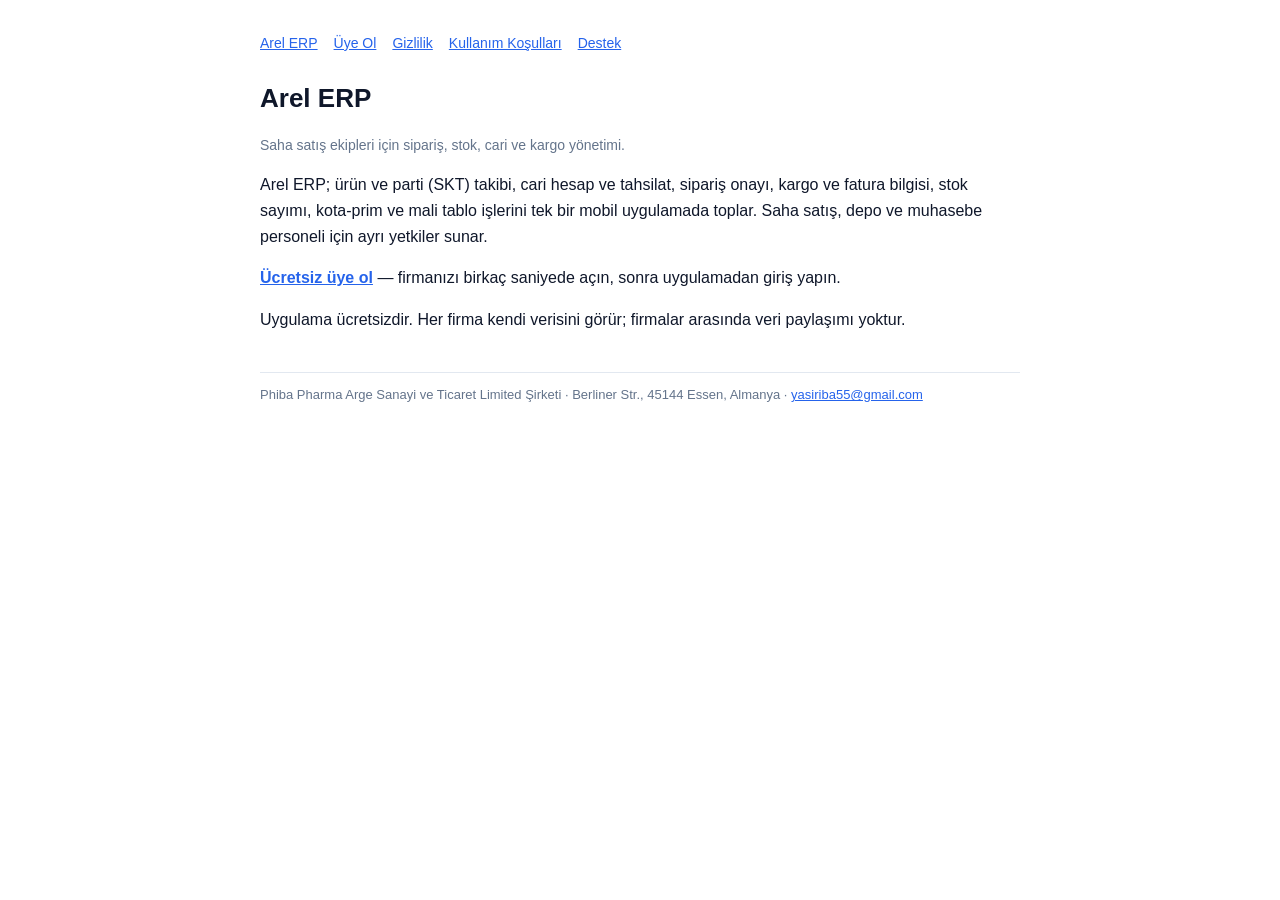
<file: index.html>
<!doctype html><html lang="tr"><head><meta charset="utf-8"><meta name="viewport" content="width=device-width,initial-scale=1"><title>Arel ERP</title><link rel="stylesheet" href="style.css"></head><body>
<nav><a href="index.html">Arel ERP</a><a href="kayit.html">Üye Ol</a><a href="gizlilik.html">Gizlilik</a><a href="kullanim-kosullari.html">Kullanım Koşulları</a><a href="destek.html">Destek</a></nav>
<h1>Arel ERP</h1><p class="muted">Saha satış ekipleri için sipariş, stok, cari ve kargo yönetimi.</p>
<p>Arel ERP; ürün ve parti (SKT) takibi, cari hesap ve tahsilat, sipariş onayı, kargo ve fatura bilgisi, stok sayımı, kota-prim ve mali tablo işlerini tek bir mobil uygulamada toplar. Saha satış, depo ve muhasebe personeli için ayrı yetkiler sunar.</p>
<p><a href="kayit.html"><b>Ücretsiz üye ol</b></a> — firmanızı birkaç saniyede açın, sonra uygulamadan giriş yapın.</p>
<p>Uygulama ücretsizdir. Her firma kendi verisini görür; firmalar arasında veri paylaşımı yoktur.</p>
<footer>Phiba Pharma Arge Sanayi ve Ticaret Limited Şirketi · Berliner Str., 45144 Essen, Almanya · <a href="mailto:yasiriba55@gmail.com">yasiriba55@gmail.com</a></footer>
</body></html>
</file>
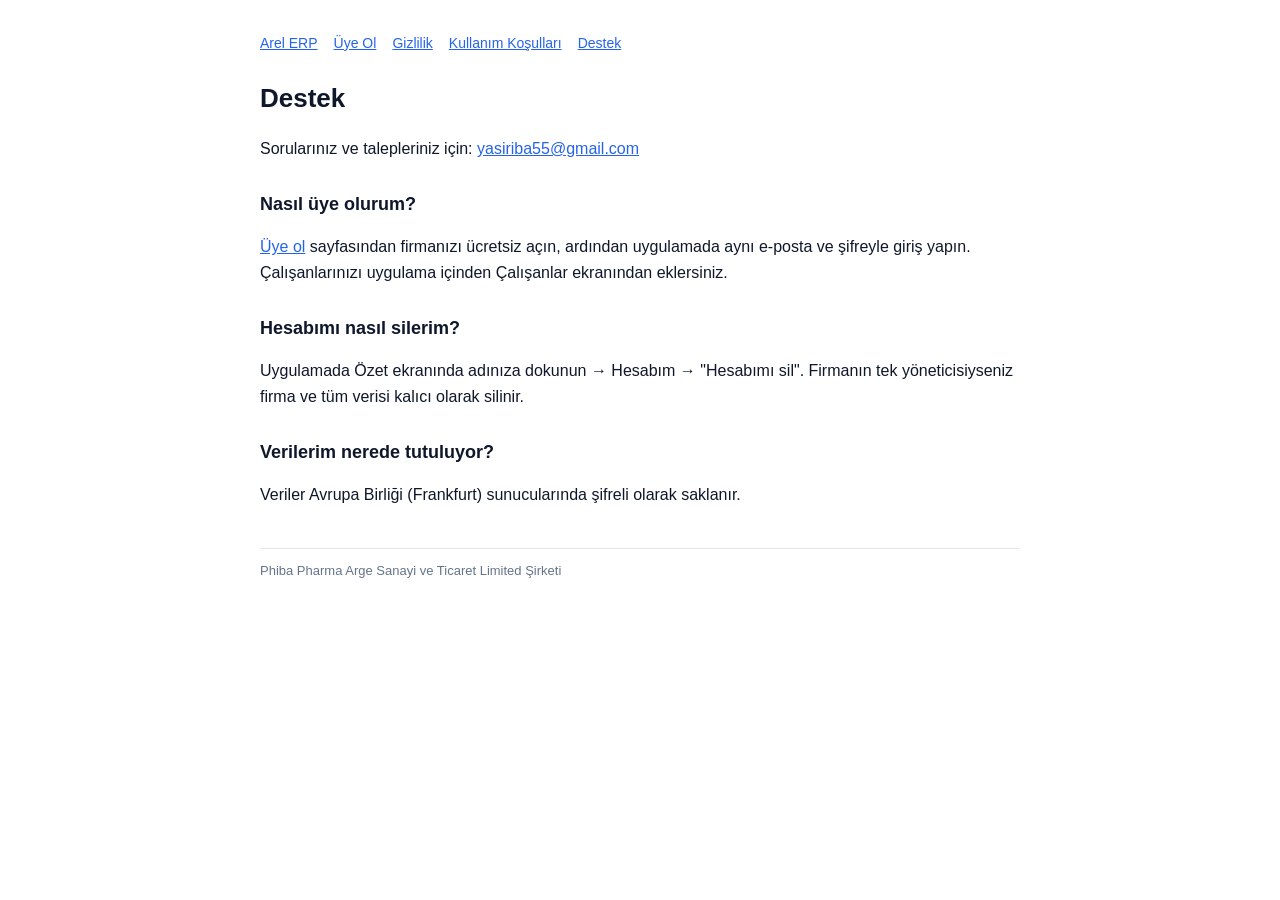
<file: destek.html>
<!doctype html><html lang="tr"><head><meta charset="utf-8"><meta name="viewport" content="width=device-width,initial-scale=1"><title>Destek · Arel ERP</title><link rel="stylesheet" href="style.css"></head><body>
<nav><a href="index.html">Arel ERP</a><a href="kayit.html">Üye Ol</a><a href="gizlilik.html">Gizlilik</a><a href="kullanim-kosullari.html">Kullanım Koşulları</a><a href="destek.html">Destek</a></nav>
<h1>Destek</h1>
<p>Sorularınız ve talepleriniz için: <a href="mailto:yasiriba55@gmail.com">yasiriba55@gmail.com</a></p>
<h2>Nasıl üye olurum?</h2><p><a href="kayit.html">Üye ol</a> sayfasından firmanızı ücretsiz açın, ardından uygulamada aynı e-posta ve şifreyle giriş yapın. Çalışanlarınızı uygulama içinden Çalışanlar ekranından eklersiniz.</p>
<h2>Hesabımı nasıl silerim?</h2><p>Uygulamada Özet ekranında adınıza dokunun → Hesabım → "Hesabımı sil". Firmanın tek yöneticisiyseniz firma ve tüm verisi kalıcı olarak silinir.</p>
<h2>Verilerim nerede tutuluyor?</h2><p>Veriler Avrupa Birliği (Frankfurt) sunucularında şifreli olarak saklanır.</p>
<footer>Phiba Pharma Arge Sanayi ve Ticaret Limited Şirketi</footer>
</body></html>
</file>
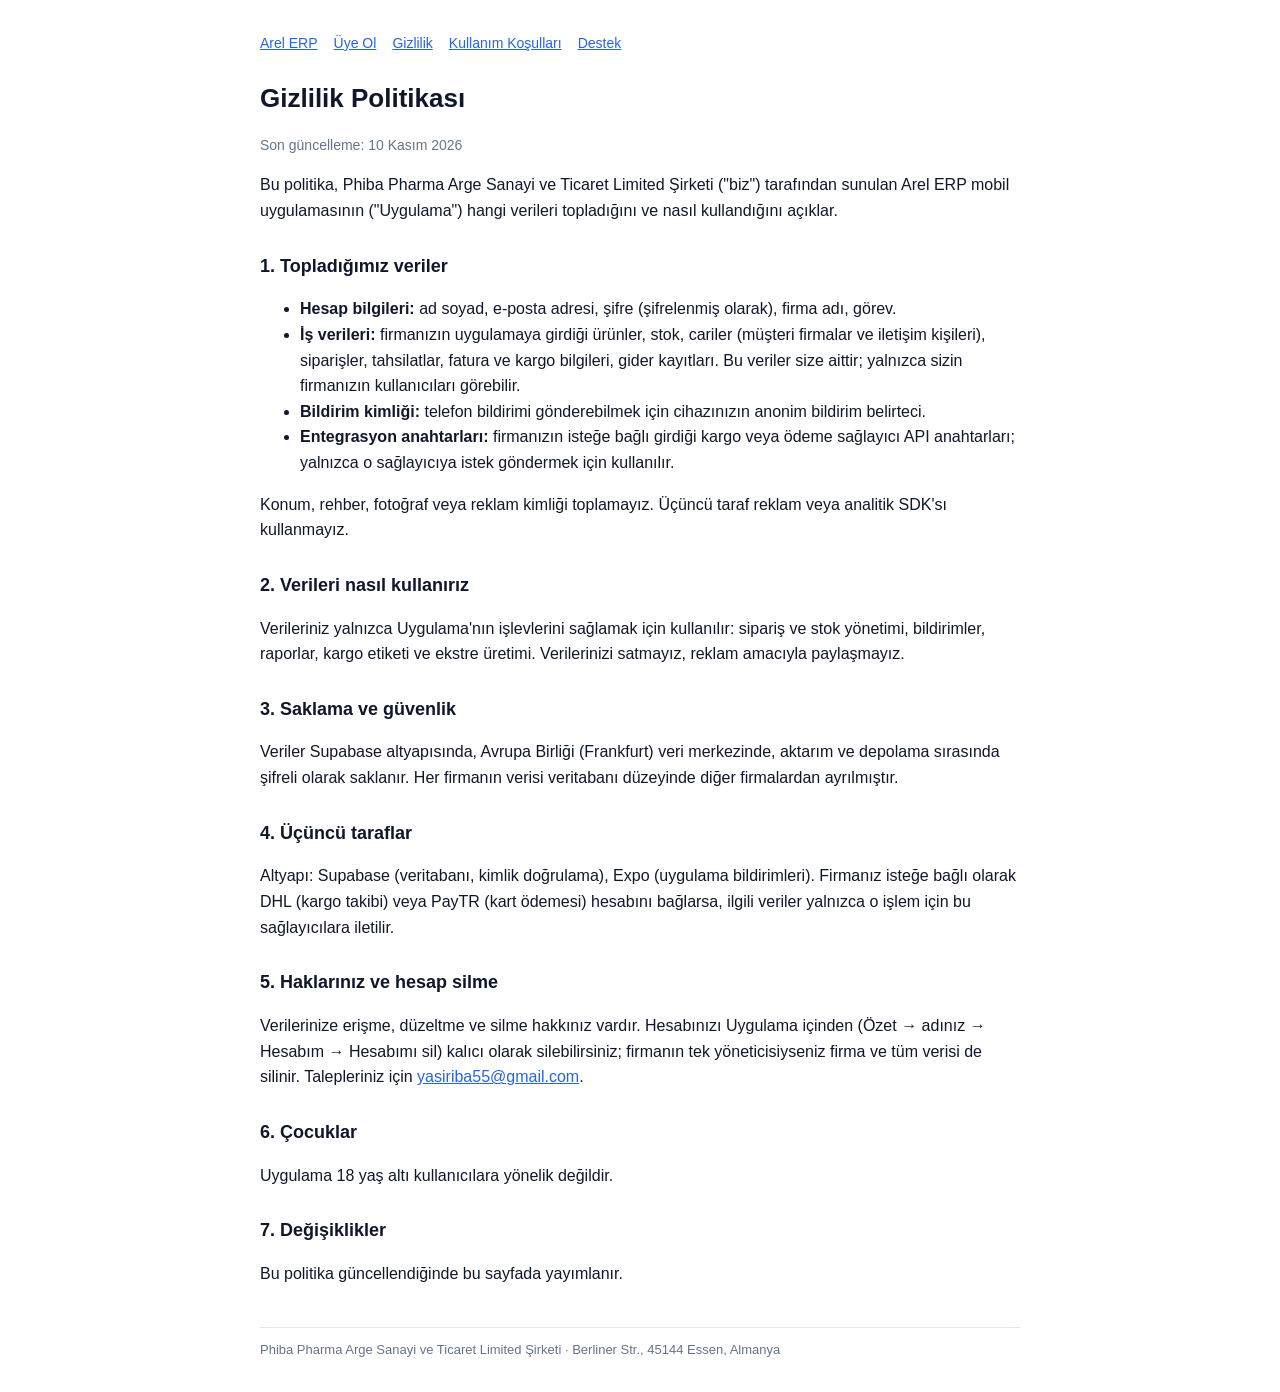
<file: gizlilik.html>
<!doctype html><html lang="tr"><head><meta charset="utf-8"><meta name="viewport" content="width=device-width,initial-scale=1"><title>Gizlilik Politikası · Arel ERP</title><link rel="stylesheet" href="style.css"></head><body>
<nav><a href="index.html">Arel ERP</a><a href="kayit.html">Üye Ol</a><a href="gizlilik.html">Gizlilik</a><a href="kullanim-kosullari.html">Kullanım Koşulları</a><a href="destek.html">Destek</a></nav>
<h1>Gizlilik Politikası</h1><p class="muted">Son güncelleme: 10 Kasım 2026</p>
<p>Bu politika, Phiba Pharma Arge Sanayi ve Ticaret Limited Şirketi ("biz") tarafından sunulan Arel ERP mobil uygulamasının ("Uygulama") hangi verileri topladığını ve nasıl kullandığını açıklar.</p>
<h2>1. Topladığımız veriler</h2>
<ul>
<li><b>Hesap bilgileri:</b> ad soyad, e-posta adresi, şifre (şifrelenmiş olarak), firma adı, görev.</li>
<li><b>İş verileri:</b> firmanızın uygulamaya girdiği ürünler, stok, cariler (müşteri firmalar ve iletişim kişileri), siparişler, tahsilatlar, fatura ve kargo bilgileri, gider kayıtları. Bu veriler size aittir; yalnızca sizin firmanızın kullanıcıları görebilir.</li>
<li><b>Bildirim kimliği:</b> telefon bildirimi gönderebilmek için cihazınızın anonim bildirim belirteci.</li>
<li><b>Entegrasyon anahtarları:</b> firmanızın isteğe bağlı girdiği kargo veya ödeme sağlayıcı API anahtarları; yalnızca o sağlayıcıya istek göndermek için kullanılır.</li>
</ul>
<p>Konum, rehber, fotoğraf veya reklam kimliği toplamayız. Üçüncü taraf reklam veya analitik SDK'sı kullanmayız.</p>
<h2>2. Verileri nasıl kullanırız</h2>
<p>Verileriniz yalnızca Uygulama'nın işlevlerini sağlamak için kullanılır: sipariş ve stok yönetimi, bildirimler, raporlar, kargo etiketi ve ekstre üretimi. Verilerinizi satmayız, reklam amacıyla paylaşmayız.</p>
<h2>3. Saklama ve güvenlik</h2>
<p>Veriler Supabase altyapısında, Avrupa Birliği (Frankfurt) veri merkezinde, aktarım ve depolama sırasında şifreli olarak saklanır. Her firmanın verisi veritabanı düzeyinde diğer firmalardan ayrılmıştır.</p>
<h2>4. Üçüncü taraflar</h2>
<p>Altyapı: Supabase (veritabanı, kimlik doğrulama), Expo (uygulama bildirimleri). Firmanız isteğe bağlı olarak DHL (kargo takibi) veya PayTR (kart ödemesi) hesabını bağlarsa, ilgili veriler yalnızca o işlem için bu sağlayıcılara iletilir.</p>
<h2>5. Haklarınız ve hesap silme</h2>
<p>Verilerinize erişme, düzeltme ve silme hakkınız vardır. Hesabınızı Uygulama içinden (Özet → adınız → Hesabım → Hesabımı sil) kalıcı olarak silebilirsiniz; firmanın tek yöneticisiyseniz firma ve tüm verisi de silinir. Talepleriniz için <a href="mailto:yasiriba55@gmail.com">yasiriba55@gmail.com</a>.</p>
<h2>6. Çocuklar</h2><p>Uygulama 18 yaş altı kullanıcılara yönelik değildir.</p>
<h2>7. Değişiklikler</h2><p>Bu politika güncellendiğinde bu sayfada yayımlanır.</p>
<footer>Phiba Pharma Arge Sanayi ve Ticaret Limited Şirketi · Berliner Str., 45144 Essen, Almanya</footer>
</body></html>
</file>
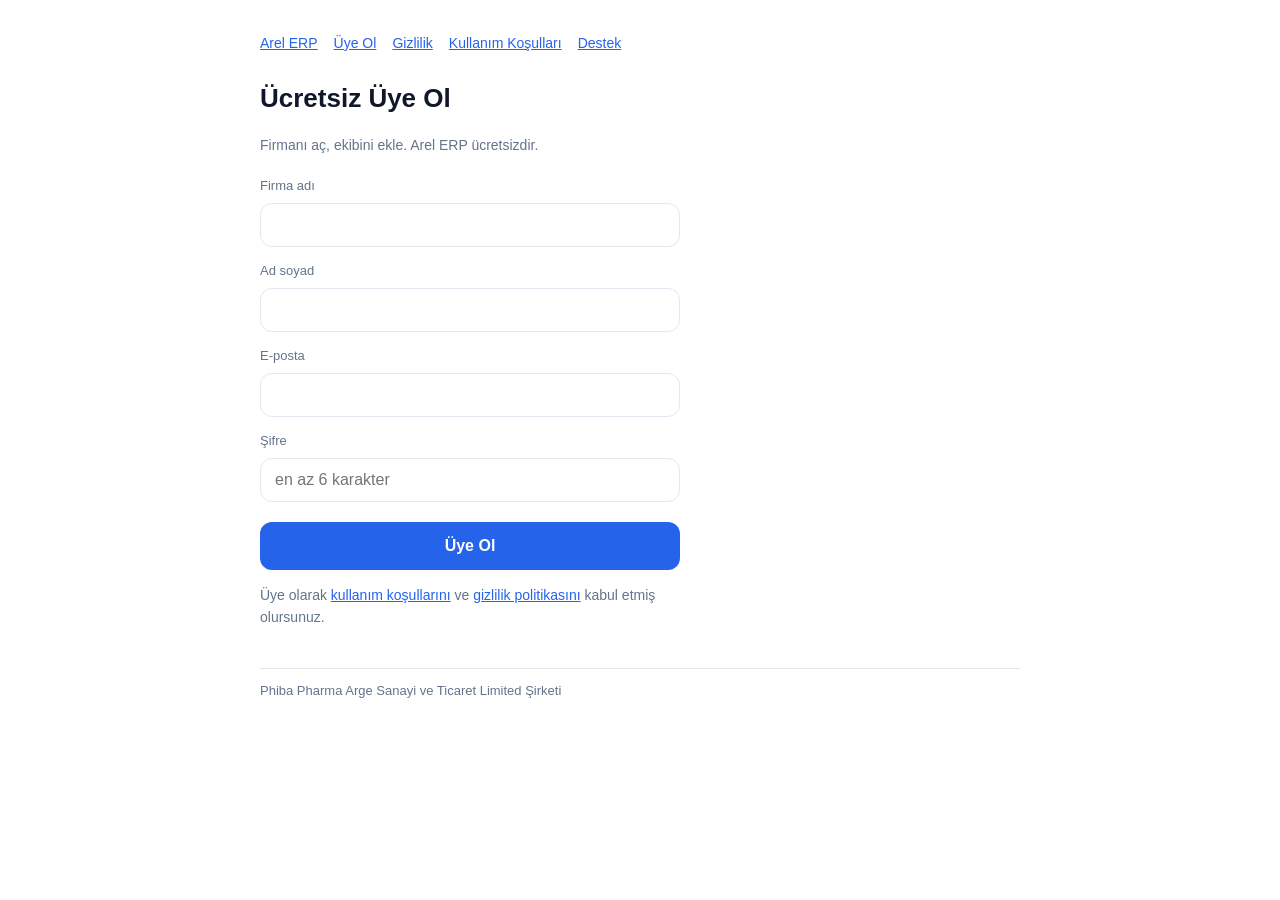
<file: kayit.html>
<!doctype html><html lang="tr"><head><meta charset="utf-8"><meta name="viewport" content="width=device-width,initial-scale=1"><title>Ücretsiz Üye Ol · Arel ERP</title><link rel="stylesheet" href="style.css">
<style>
form{max-width:420px;margin-top:20px}label{display:block;font-size:13px;color:#64748b;margin:14px 0 6px}
input{width:100%;box-sizing:border-box;border:1px solid #e2e8f0;border-radius:12px;padding:12px 14px;font-size:16px;color:#0f172a}
button{width:100%;margin-top:20px;background:#2563eb;color:#fff;border:0;border-radius:12px;padding:15px;font-size:16px;font-weight:800;cursor:pointer}
button:disabled{opacity:.6}.msg{margin-top:16px;padding:12px 14px;border-radius:12px;font-size:15px;display:none}
.ok{background:#dcfce7;color:#166534}.err{background:#fee2e2;color:#991b1b}
</style></head><body>
<nav><a href="index.html">Arel ERP</a><a href="kayit.html">Üye Ol</a><a href="gizlilik.html">Gizlilik</a><a href="kullanim-kosullari.html">Kullanım Koşulları</a><a href="destek.html">Destek</a></nav>
<h1>Ücretsiz Üye Ol</h1><p class="muted">Firmanı aç, ekibini ekle. Arel ERP ücretsizdir.</p>
<form id="f" novalidate>
<label for="company">Firma adı</label><input id="company" autocomplete="organization" required>
<label for="name">Ad soyad</label><input id="name" autocomplete="name" required>
<label for="email">E-posta</label><input id="email" type="email" autocomplete="email" autocapitalize="none" required>
<label for="password">Şifre</label><input id="password" type="password" autocomplete="new-password" placeholder="en az 6 karakter" required>
<button id="b" type="submit">Üye Ol</button>
<p class="muted">Üye olarak <a href="kullanim-kosullari.html">kullanım koşullarını</a> ve <a href="gizlilik.html">gizlilik politikasını</a> kabul etmiş olursunuz.</p>
<div id="m" class="msg" role="status"></div>
</form>
<footer>Phiba Pharma Arge Sanayi ve Ticaret Limited Şirketi</footer>
<script>
var URL_ = "https://evyuyzrksyezxiulvrec.supabase.co", KEY = "eyJhbGciOiJIUzI1NiIsInR5cCI6IkpXVCJ9.eyJpc3MiOiJzdXBhYmFzZSIsInJlZiI6ImV2eXV5enJrc3llenhpdWx2cmVjIiwicm9sZSI6ImFub24iLCJpYXQiOjE3OTQyNDg3MjksImV4cCI6MjEwOTgyNDcyOX0.NV6vZNLh4sFrIUm8AhzivMrmZLVhqz22od4AmWhfpAM";
var f = document.getElementById('f'), b = document.getElementById('b'), m = document.getElementById('m');
function show(text, ok) { m.textContent = text; m.className = 'msg ' + (ok ? 'ok' : 'err'); m.style.display = 'block'; }
f.addEventListener('submit', function (e) {
  e.preventDefault();
  var company = f.company.value.trim(), name = f.name.value.trim(), email = f.email.value.trim().toLowerCase(), password = f.password.value;
  if (!company) return show('Firma adını girin.');
  if (!name) return show('Ad soyad girin.');
  if (!/^[^@\s]+@[^@\s]+\.[^@\s]+$/.test(email)) return show('Geçerli bir e-posta girin.');
  if (password.length < 6) return show('Şifre en az 6 karakter olmalı.');
  b.disabled = true; b.textContent = 'Oluşturuluyor…';
  fetch(URL_ + '/auth/v1/signup', { method: 'POST', headers: { 'apikey': KEY, 'Content-Type': 'application/json' },
    body: JSON.stringify({ email: email, password: password, data: { company_name: company, full_name: name } }) })
    .then(function (r) { return r.json().then(function (d) { return { ok: r.ok, d: d }; }); })
    .then(function (x) {
      if (x.ok && (x.d.access_token || x.d.user || x.d.id)) { f.reset(); b.style.display = 'none'; show('Hesabınız açıldı. Arel ERP uygulamasını açıp bu e-posta ve şifreyle giriş yapabilirsiniz.', true); return; }
      var t = (x.d.msg || x.d.message || x.d.error_description || '') + ' ' + (x.d.error_code || '');
      show(/already|exists/i.test(t) ? 'Bu e-posta ile bir hesap zaten var. Uygulamadan giriş yapmayı deneyin.' : 'Üyelik oluşturulamadı: ' + t.trim());
      b.disabled = false; b.textContent = 'Üye Ol';
    })
    .catch(function () { show('Bağlantı kurulamadı. İnternetinizi kontrol edip tekrar deneyin.'); b.disabled = false; b.textContent = 'Üye Ol'; });
});
</script>
</body></html>
</file>
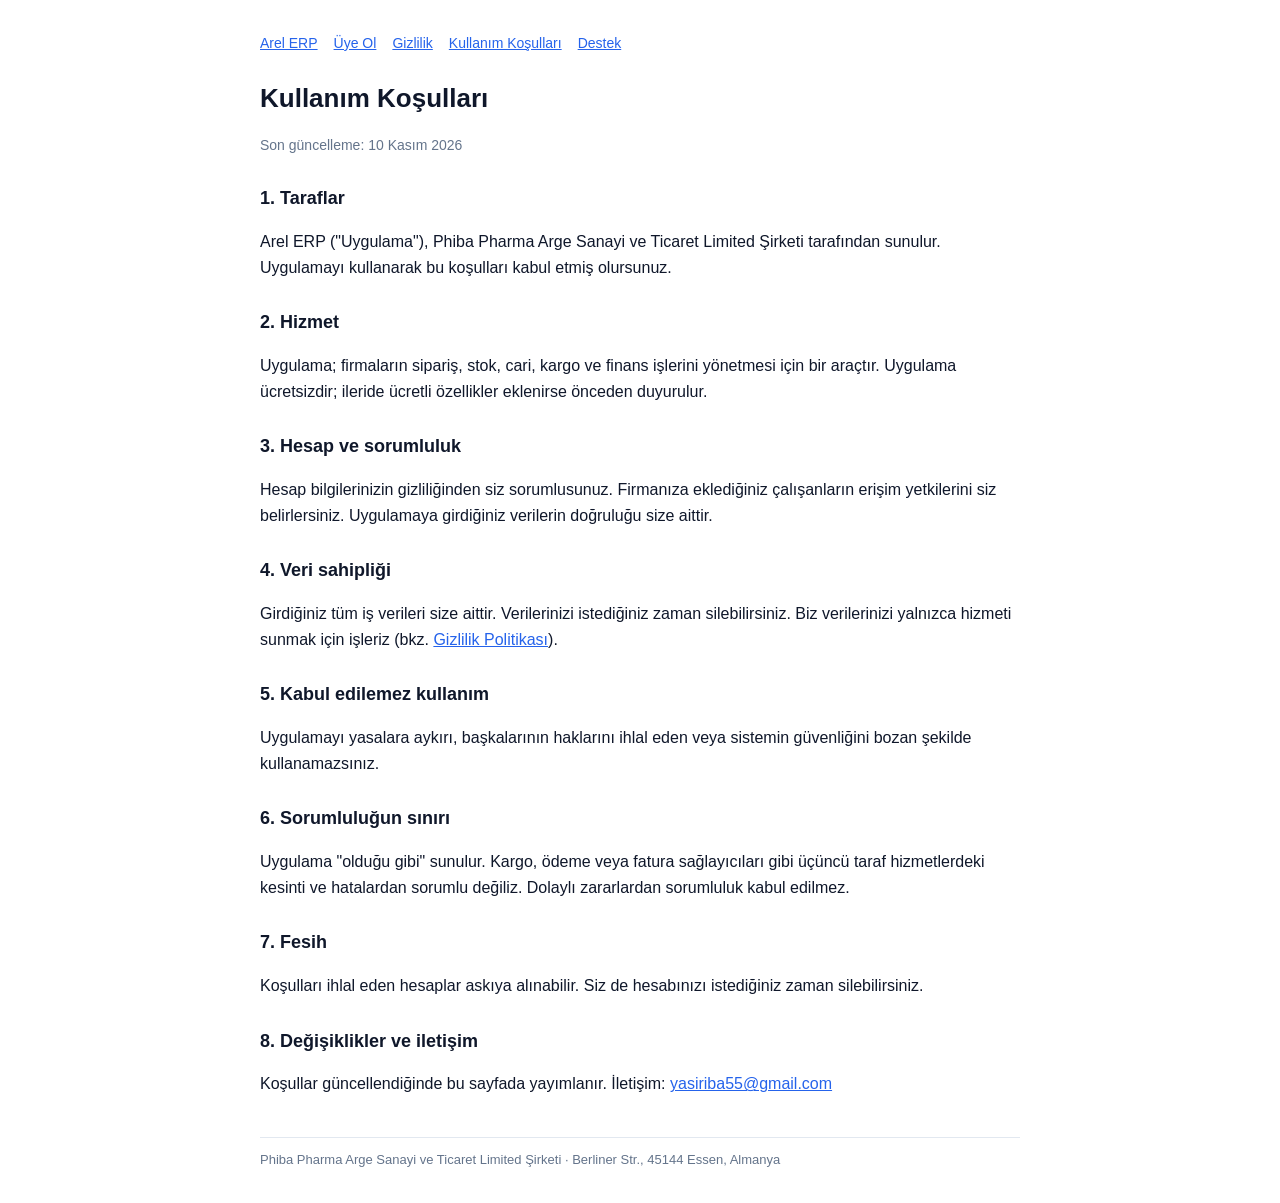
<file: kullanim-kosullari.html>
<!doctype html><html lang="tr"><head><meta charset="utf-8"><meta name="viewport" content="width=device-width,initial-scale=1"><title>Kullanım Koşulları · Arel ERP</title><link rel="stylesheet" href="style.css"></head><body>
<nav><a href="index.html">Arel ERP</a><a href="kayit.html">Üye Ol</a><a href="gizlilik.html">Gizlilik</a><a href="kullanim-kosullari.html">Kullanım Koşulları</a><a href="destek.html">Destek</a></nav>
<h1>Kullanım Koşulları</h1><p class="muted">Son güncelleme: 10 Kasım 2026</p>
<h2>1. Taraflar</h2><p>Arel ERP ("Uygulama"), Phiba Pharma Arge Sanayi ve Ticaret Limited Şirketi tarafından sunulur. Uygulamayı kullanarak bu koşulları kabul etmiş olursunuz.</p>
<h2>2. Hizmet</h2><p>Uygulama; firmaların sipariş, stok, cari, kargo ve finans işlerini yönetmesi için bir araçtır. Uygulama ücretsizdir; ileride ücretli özellikler eklenirse önceden duyurulur.</p>
<h2>3. Hesap ve sorumluluk</h2><p>Hesap bilgilerinizin gizliliğinden siz sorumlusunuz. Firmanıza eklediğiniz çalışanların erişim yetkilerini siz belirlersiniz. Uygulamaya girdiğiniz verilerin doğruluğu size aittir.</p>
<h2>4. Veri sahipliği</h2><p>Girdiğiniz tüm iş verileri size aittir. Verilerinizi istediğiniz zaman silebilirsiniz. Biz verilerinizi yalnızca hizmeti sunmak için işleriz (bkz. <a href="gizlilik.html">Gizlilik Politikası</a>).</p>
<h2>5. Kabul edilemez kullanım</h2><p>Uygulamayı yasalara aykırı, başkalarının haklarını ihlal eden veya sistemin güvenliğini bozan şekilde kullanamazsınız.</p>
<h2>6. Sorumluluğun sınırı</h2><p>Uygulama "olduğu gibi" sunulur. Kargo, ödeme veya fatura sağlayıcıları gibi üçüncü taraf hizmetlerdeki kesinti ve hatalardan sorumlu değiliz. Dolaylı zararlardan sorumluluk kabul edilmez.</p>
<h2>7. Fesih</h2><p>Koşulları ihlal eden hesaplar askıya alınabilir. Siz de hesabınızı istediğiniz zaman silebilirsiniz.</p>
<h2>8. Değişiklikler ve iletişim</h2><p>Koşullar güncellendiğinde bu sayfada yayımlanır. İletişim: <a href="mailto:yasiriba55@gmail.com">yasiriba55@gmail.com</a></p>
<footer>Phiba Pharma Arge Sanayi ve Ticaret Limited Şirketi · Berliner Str., 45144 Essen, Almanya</footer>
</body></html>
</file>
<file: style.css>
body{font-family:-apple-system,Helvetica,Arial,sans-serif;max-width:760px;margin:0 auto;padding:32px 20px;color:#0f172a;line-height:1.6}
h1{font-size:26px;margin-bottom:4px}h2{font-size:18px;margin-top:28px}.muted{color:#64748b;font-size:14px}a{color:#2563eb}
nav{display:flex;gap:16px;margin-bottom:24px;font-size:14px}footer{margin-top:40px;color:#64748b;font-size:13px;border-top:1px solid #e2e8f0;padding-top:12px}
</file>
